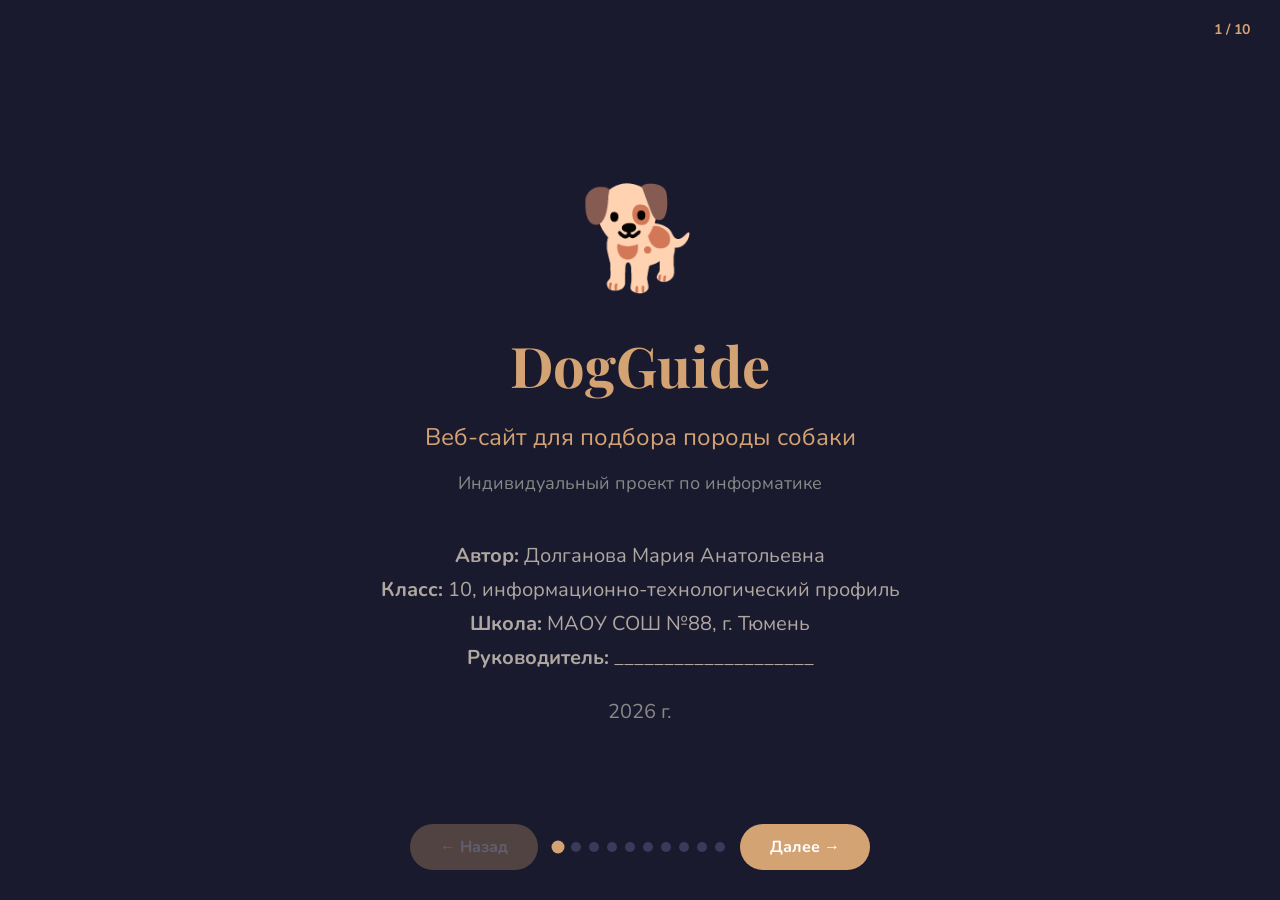
<file: presentation.html>
<!DOCTYPE html>
<html lang="ru">
<head>
  <meta charset="UTF-8" />
  <meta name="viewport" content="width=device-width, initial-scale=1.0" />
  <title>DogGuide — Защита проекта</title>
  <link rel="preconnect" href="https://fonts.googleapis.com" />
  <link rel="preconnect" href="https://fonts.gstatic.com" crossorigin />
  <link href="https://fonts.googleapis.com/css2?family=Nunito:wght@400;600;700;800&family=Playfair+Display:wght@700&display=swap" rel="stylesheet" />
  <style>
    * { margin: 0; padding: 0; box-sizing: border-box; }
    body {
      font-family: 'Nunito', sans-serif;
      background: #1A1A2E;
      color: #E8E0D8;
      overflow: hidden;
      height: 100vh;
    }
    .slide {
      display: none;
      width: 100vw;
      height: 100vh;
      padding: 60px 80px;
      flex-direction: column;
      justify-content: center;
      animation: fadeIn 0.5s ease;
    }
    .slide.active { display: flex; }
    @keyframes fadeIn {
      from { opacity: 0; transform: translateY(20px); }
      to { opacity: 1; transform: translateY(0); }
    }
    .slide__number {
      position: absolute;
      top: 20px;
      right: 30px;
      color: #D4A373;
      font-size: 14px;
      font-weight: 700;
    }
    h1 {
      font-family: 'Playfair Display', serif;
      font-size: 56px;
      color: #D4A373;
      margin-bottom: 15px;
    }
    h2 {
      font-family: 'Playfair Display', serif;
      font-size: 40px;
      color: #D4A373;
      margin-bottom: 25px;
    }
    h3 {
      font-size: 24px;
      color: #D4A373;
      margin-bottom: 15px;
    }
    p, li {
      font-size: 20px;
      line-height: 1.7;
      color: #B0A8A0;
    }
    ul { list-style: none; padding: 0; }
    li { padding: 8px 0; padding-left: 30px; position: relative; }
    li::before {
      content: "🐾";
      position: absolute;
      left: 0;
      font-size: 16px;
    }
    .highlight { color: #D4A373; font-weight: 700; }
    .grid-2 {
      display: grid;
      grid-template-columns: 1fr 1fr;
      gap: 30px;
      margin-top: 20px;
    }
    .card {
      background: #25253E;
      border-radius: 15px;
      padding: 25px;
      border: 1px solid #3A3A5A;
    }
    .card h3 { font-size: 20px; margin-bottom: 10px; }
    .card p { font-size: 16px; }
    .tag {
      display: inline-block;
      background: #2D2D4A;
      color: #D4A373;
      padding: 5px 14px;
      border-radius: 20px;
      font-size: 14px;
      font-weight: 600;
      margin: 3px;
    }
    .nav {
      position: fixed;
      bottom: 30px;
      left: 50%;
      transform: translateX(-50%);
      display: flex;
      gap: 15px;
      align-items: center;
      z-index: 100;
    }
    .nav button {
      background: #D4A373;
      color: #fff;
      border: none;
      padding: 12px 30px;
      border-radius: 25px;
      font-family: 'Nunito', sans-serif;
      font-size: 16px;
      font-weight: 700;
      cursor: pointer;
      transition: all 0.3s;
    }
    .nav button:hover { background: #C08D5E; transform: translateY(-2px); }
    .nav button:disabled { opacity: 0.3; cursor: not-allowed; transform: none; }
    .nav__dots {
      display: flex;
      gap: 8px;
    }
    .nav__dot {
      width: 10px;
      height: 10px;
      border-radius: 50%;
      background: #3A3A5A;
      cursor: pointer;
      transition: all 0.3s;
    }
    .nav__dot.active { background: #D4A373; transform: scale(1.3); }
    .slide__subtitle {
      font-size: 18px;
      color: #888;
      margin-bottom: 30px;
    }
    .stats {
      display: flex;
      gap: 20px;
      margin-top: 20px;
    }
    .stat {
      background: #25253E;
      border-radius: 15px;
      padding: 20px 30px;
      text-align: center;
      flex: 1;
      border: 1px solid #3A3A5A;
    }
    .stat__num {
      font-size: 36px;
      font-weight: 800;
      color: #D4A373;
    }
    .stat__label {
      font-size: 14px;
      color: #888;
      margin-top: 5px;
    }
    .tech-list {
      display: flex;
      flex-wrap: wrap;
      gap: 10px;
      margin-top: 15px;
    }
    .tech-item {
      background: #25253E;
      border: 1px solid #3A3A5A;
      border-radius: 12px;
      padding: 12px 20px;
      text-align: center;
      flex: 1;
      min-width: 120px;
    }
    .tech-item__icon { font-size: 32px; margin-bottom: 5px; }
    .tech-item__name { font-size: 14px; color: #B0A8A0; }
    .tech-item__level { font-size: 12px; color: #D4A373; margin-top: 3px; }
    .screenshot-placeholder {
      background: #25253E;
      border: 2px dashed #3A3A5A;
      border-radius: 15px;
      padding: 40px;
      text-align: center;
      color: #888;
      font-size: 16px;
    }
    .screenshot-placeholder .big { font-size: 60px; display: block; margin-bottom: 10px; }
    @media (max-width: 768px) {
      .slide { padding: 30px 20px; }
      h1 { font-size: 32px; }
      h2 { font-size: 28px; }
      p, li { font-size: 16px; }
      .grid-2 { grid-template-columns: 1fr; }
      .stats { flex-direction: column; }
    }
  </style>
</head>
<body>

  <!-- СЛАЙД 1: Титульный -->
  <div class="slide active" data-slide="0">
    <div class="slide__number">1 / 10</div>
    <div style="text-align:center;">
      <div style="font-size:100px;margin-bottom:20px;">🐕</div>
      <h1>DogGuide</h1>
      <p style="font-size:24px;color:#D4A373;margin-bottom:10px;">Веб-сайт для подбора породы собаки</p>
      <p style="font-size:18px;color:#888;">Индивидуальный проект по информатике</p>
      <div style="margin-top:40px;">
        <p><strong>Автор:</strong> Долганова Мария Анатольевна</p>
        <p><strong>Класс:</strong> 10, информационно-технологический профиль</p>
        <p><strong>Школа:</strong> МАОУ СОШ №88, г. Тюмень</p>
        <p><strong>Руководитель:</strong> ____________________</p>
        <p style="margin-top:20px;color:#888;">2026 г.</p>
      </div>
    </div>
  </div>

  <!-- СЛАЙД 2: Актуальность -->
  <div class="slide" data-slide="1">
    <div class="slide__number">2 / 10</div>
    <h2>📋 Актуальность проекта</h2>
    <p class="slide__subtitle">Почему это важно?</p>
    <div class="grid-2">
      <div class="card">
        <h3>❓ Проблема</h3>
        <p>Информация о породах собак разбросана по разным сайтам и форумам. Нет единого удобного инструмента для сравнения и подбора породы под свой образ жизни.</p>
      </div>
      <div class="card">
        <h3>📊 Статистика</h3>
        <p>Около <strong>30% собак</strong> попадают в приюты из-за неверного выбора породы. Наш сайт помогает сделать осознанный выбор.</p>
      </div>
      <div class="card">
        <h3>🎯 Целевая аудитория</h3>
        <p>Подростки и семьи, которые планируют завести собаку и хотят выбрать подходящую породу.</p>
      </div>
      <div class="card">
        <h3>💡 Решение</h3>
        <p>Интерактивный сайт с фильтрами, тестом-подбором и сравнением пород — всё в одном месте.</p>
      </div>
    </div>
  </div>

  <!-- СЛАЙД 3: Цель и задачи -->
  <div class="slide" data-slide="2">
    <div class="slide__number">3 / 10</div>
    <h2>🎯 Цель и задачи</h2>
    <p class="slide__subtitle">Что нужно было сделать?</p>
    <div class="card" style="margin-bottom:20px;">
      <h3>Цель</h3>
      <p>Разработать интерактивный веб-сайт для подбора породы собаки с возможностью фильтрации, сравнения и персонализированных рекомендаций.</p>
    </div>
    <h3 style="margin-top:20px;">Задачи</h3>
    <div class="grid-2">
      <div>
        <ul>
          <li>Собрать и структурировать данные о 15 породах</li>
          <li>Спроектировать пользовательский интерфейс</li>
          <li>Разработать адаптивную вёрстку</li>
        </ul>
      </div>
      <div>
        <ul>
          <li>Реализовать фильтрацию, поиск и сравнение</li>
          <li>Создать тест-подбор по 5 вопросам</li>
          <li>Разместить сайт на GitHub Pages</li>
        </ul>
      </div>
    </div>
  </div>

  <!-- СЛАЙД 4: Технологии -->
  <div class="slide" data-slide="3">
    <div class="slide__number">4 / 10</div>
    <h2>🛠 Используемые технологии</h2>
    <p class="slide__subtitle">Инструменты и языки</p>
    <div class="tech-list">
      <div class="tech-item">
        <div class="tech-item__icon">🌐</div>
        <div class="tech-item__name">HTML5</div>
        <div class="tech-item__level">Структура страниц</div>
      </div>
      <div class="tech-item">
        <div class="tech-item__icon">🎨</div>
        <div class="tech-item__name">CSS3</div>
        <div class="tech-item__level">Стили + анимации</div>
      </div>
      <div class="tech-item">
        <div class="tech-item__icon">⚡</div>
        <div class="tech-item__name">JavaScript</div>
        <div class="tech-item__level">Логика + фильтры</div>
      </div>
      <div class="tech-item">
        <div class="tech-item__icon">📦</div>
        <div class="tech-item__name">Git + GitHub</div>
        <div class="tech-item__level">Версионирование</div>
      </div>
      <div class="tech-item">
        <div class="tech-item__icon">🚀</div>
        <div class="tech-item__name">GitHub Pages</div>
        <div class="tech-item__level">Хостинг</div>
      </div>
    </div>
    <div style="margin-top:30px;">
      <h3>Структура проекта</h3>
      <div class="card">
        <p style="font-family:monospace;font-size:14px;line-height:1.8;">
          dogguide/<br>
          ├── index.html &nbsp;← Главная страница<br>
          ├── style.css &nbsp;&nbsp;&nbsp;← Все стили<br>
          ├── script.js &nbsp;&nbsp;&nbsp;← Логика<br>
          ├── breeds.js &nbsp;&nbsp;← Данные о 15 породах<br>
          └── assets/images/ ← Фото собак
        </p>
      </div>
    </div>
  </div>

  <!-- СЛАЙД 5: Функционал -->
  <div class="slide" data-slide="4">
    <div class="slide__number">5 / 10</div>
    <h2>⚙️ Функционал сайта</h2>
    <p class="slide__subtitle">Что умеет DogGuide</p>
    <div class="grid-2">
      <div class="card">
        <h3>🔍 Фильтры и поиск</h3>
        <p>Фильтрация по размеру, активности и типу шерсти. Поиск по названию и описанию породы.</p>
      </div>
      <div class="card">
        <h3>❤️ Избранное</h3>
        <p>Сохранение понравившихся пород в браузере (localStorage).</p>
      </div>
      <div class="card">
        <h3>🎯 Тест-подбор</h3>
        <p>5 вопросов → персональная рекомендация с топ-3 породами и медальками.</p>
      </div>
      <div class="card">
        <h3>🆚 Сравнение</h3>
        <p>Выбор двух пород и сравнение по 10 характеристикам с подсветкой лучшей.</p>
      </div>
      <div class="card">
        <h3>📖 Детальная информация</h3>
        <p>Клик по карточке → модальное окно с описанием, плюсами, минусами и характеристиками.</p>
      </div>
      <div class="card">
        <h3>🌙 Тёмная тема</h3>
        <p>Переключение темы одним кликом. Выбор сохраняется в браузере.</p>
      </div>
    </div>
  </div>

  <!-- СЛАЙД 6: Скриншоты -->
  <div class="slide" data-slide="5">
    <div class="slide__number">6 / 10</div>
    <h2>📸 Внешний вид сайта</h2>
    <p class="slide__subtitle">Скриншоты ключевых страниц</p>
    <div class="grid-2">
      <div class="screenshot-placeholder">
        <span class="big">🐕</span>
        Главная страница с каталогом из 15 пород
      </div>
      <div class="screenshot-placeholder">
        <span class="big">🎯</span>
        Тест-подбор: 5 вопросов → рекомендация
      </div>
      <div class="screenshot-placeholder">
        <span class="big">🆚</span>
        Сравнение двух пород по характеристикам
      </div>
      <div class="screenshot-placeholder">
        <span class="big">🌙</span>
        Тёмная тема с переключателем в шапке
      </div>
    </div>
    <p style="text-align:center;margin-top:20px;color:#888;">
      🔗 Сайт доступен: <a href="https://ma12ngo.github.io/dogguide/" target="_blank" style="color:#D4A373;">ma12ngo.github.io/dogguide</a>
    </p>
  </div>

  <!-- СЛАЙД 7: Результаты -->
  <div class="slide" data-slide="6">
    <div class="slide__number">7 / 10</div>
    <h2>📊 Результаты работы</h2>
    <p class="slide__subtitle">Чего удалось достичь</p>
    <div class="stats">
      <div class="stat">
        <div class="stat__num">15</div>
        <div class="stat__label">Пород собак</div>
      </div>
      <div class="stat">
        <div class="stat__num">5</div>
        <div class="stat__label">Вопросов в тесте</div>
      </div>
      <div class="stat">
        <div class="stat__num">10</div>
        <div class="stat__label">Характеристик для сравнения</div>
      </div>
      <div class="stat">
        <div class="stat__num">3</div>
        <div class="stat__label">Файла в проекте</div>
      </div>
    </div>
    <div style="margin-top:20px;">
      <div class="card">
        <h3>✅ Все реализованные функции</h3>
        <div style="display:flex;flex-wrap:wrap;gap:8px;margin-top:10px;">
          <span class="tag">✅ Каталог пород</span>
          <span class="tag">✅ Фильтры</span>
          <span class="tag">✅ Поиск</span>
          <span class="tag">✅ Избранное</span>
          <span class="tag">✅ Тест-подбор</span>
          <span class="tag">✅ Сравнение</span>
          <span class="tag">✅ Тёмная тема</span>
          <span class="tag">✅ Адаптивность</span>
          <span class="tag">✅ GitHub Pages</span>
        </div>
      </div>
    </div>
  </div>

  <!-- СЛАЙД 8: Этапы -->
  <div class="slide" data-slide="7">
    <div class="slide__number">8 / 10</div>
    <h2>📅 Этапы реализации</h2>
    <p class="slide__subtitle">Как шла работа над проектом</p>
    <div style="position:relative;padding-left:30px;">
      <div style="position:absolute;left:10px;top:0;bottom:0;width:2px;background:#3A3A5A;"></div>
      <div style="position:relative;padding-bottom:20px;">
        <div style="position:absolute;left:-24px;top:4px;width:12px;height:12px;border-radius:50%;background:#D4A373;"></div>
        <h3 style="font-size:18px;">Июль 2026 — Подготовка</h3>
        <p style="font-size:16px;">Сбор информации о породах, создание макета, выбор технологий</p>
      </div>
      <div style="position:relative;padding-bottom:20px;">
        <div style="position:absolute;left:-24px;top:4px;width:12px;height:12px;border-radius:50%;background:#D4A373;"></div>
        <h3 style="font-size:18px;">Июль 2026 — Вёрстка</h3>
        <p style="font-size:16px;">Создание HTML-структуры, CSS-стилей, адаптивность</p>
      </div>
      <div style="position:relative;padding-bottom:20px;">
        <div style="position:absolute;left:-24px;top:4px;width:12px;height:12px;border-radius:50%;background:#D4A373;"></div>
        <h3 style="font-size:18px;">Июль 2026 — Программирование</h3>
        <p style="font-size:16px;">Фильтры, поиск, избранное, тест-подбор, сравнение, тёмная тема</p>
      </div>
      <div style="position:relative;padding-bottom:20px;">
        <div style="position:absolute;left:-24px;top:4px;width:12px;height:12px;border-radius:50%;background:#D4A373;"></div>
        <h3 style="font-size:18px;">Июль 2026 — Публикация</h3>
        <p style="font-size:16px;">Git + GitHub, GitHub Pages, финальное тестирование</p>
      </div>
    </div>
  </div>

  <!-- СЛАЙД 9: Сложности -->
  <div class="slide" data-slide="8">
    <div class="slide__number">9 / 10</div>
    <h2>🧗‍♀️ Сложности и их решения</h2>
    <p class="slide__subtitle">С чем пришлось столкнуться</p>
    <div class="grid-2">
      <div class="card">
        <h3>❌ Фото не грузились</h3>
        <p>Unsplash заблокирован в России. Решение: использовали Wikimedia Commons и dog.ceo API, скачали фото локально.</p>
      </div>
      <div class="card">
        <h3>❌ Селекты сравнения пустые</h3>
        <p>При клике на 🆚 с карточки селекты не заполнялись. Решение: добавили вызов populateCompareSelects() при загрузке.</p>
      </div>
      <div class="card">
        <h3>❌ API dog.ceo перегружен</h3>
        <p>Иногда не отвечал. Решение: использовали несколько источников (Wikimedia, dog.ceo) и локальное хранение.</p>
      </div>
      <div class="card">
        <h3>❌ Жёсткие цвета в CSS</h3>
        <p>Было много дублирования цветов. Решение: перевели всё на CSS-переменные для лёгкой смены темы.</p>
      </div>
    </div>
  </div>

  <!-- СЛАЙД 10: Заключение -->
  <div class="slide" data-slide="9">
    <div class="slide__number">10 / 10</div>
    <div style="text-align:center;">
      <div style="font-size:80px;margin-bottom:20px;">🐕</div>
      <h1>Спасибо за внимание!</h1>
      <p style="font-size:22px;color:#D4A373;margin-bottom:30px;">Вопросы?</p>
      <div style="display:flex;justify-content:center;gap:30px;flex-wrap:wrap;">
        <div class="card" style="text-align:center;min-width:200px;">
          <p style="font-size:14px;color:#888;">Сайт проекта</p>
          <p style="font-size:18px;color:#D4A373;">ma12ngo.github.io/dogguide</p>
        </div>
        <div class="card" style="text-align:center;min-width:200px;">
          <p style="font-size:14px;color:#888;">GitHub</p>
          <p style="font-size:18px;color:#D4A373;">github.com/ma12ngo/dogguide</p>
        </div>
      </div>
      <p style="margin-top:30px;color:#888;">Долганова Мария, 10 класс, МАОУ СОШ №88, Тюмень</p>
    </div>
  </div>

  <!-- Навигация -->
  <div class="nav">
    <button id="prevBtn" disabled>← Назад</button>
    <div class="nav__dots" id="dots"></div>
    <button id="nextBtn">Далее →</button>
  </div>

  <script>
    const slides = document.querySelectorAll('.slide');
    const dots = document.getElementById('dots');
    const prevBtn = document.getElementById('prevBtn');
    const nextBtn = document.getElementById('nextBtn');
    let current = 0;

    slides.forEach((_, i) => {
      const dot = document.createElement('div');
      dot.className = 'nav__dot' + (i === 0 ? ' active' : '');
      dot.addEventListener('click', () => goTo(i));
      dots.appendChild(dot);
    });

    function goTo(n) {
      slides[current].classList.remove('active');
      dots.children[current].classList.remove('active');
      current = n;
      slides[current].classList.add('active');
      dots.children[current].classList.add('active');
      prevBtn.disabled = current === 0;
      nextBtn.textContent = current === slides.length - 1 ? '✨ В начало' : 'Далее →';
    }

    prevBtn.addEventListener('click', () => { if (current > 0) goTo(current - 1); });
    nextBtn.addEventListener('click', () => {
      if (current === slides.length - 1) goTo(0);
      else goTo(current + 1);
    });

    document.addEventListener('keydown', (e) => {
      if (e.key === 'ArrowRight' || e.key === ' ') {
        e.preventDefault();
        nextBtn.click();
      }
      if (e.key === 'ArrowLeft') {
        e.preventDefault();
        prevBtn.click();
      }
    });
  </script>
</body>
</html>
</file>
